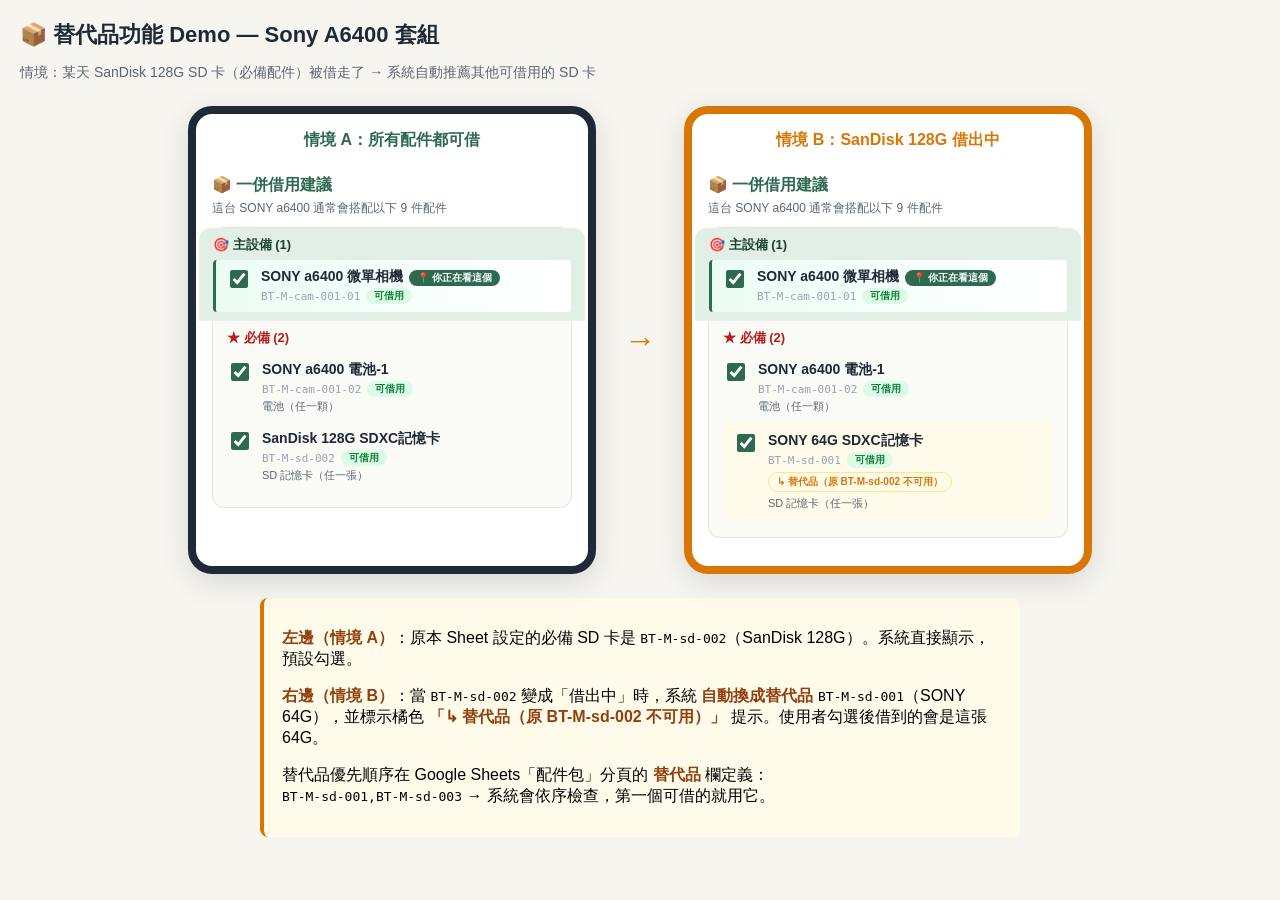
<file: demo-alt.html>
<!DOCTYPE html>
<html lang="zh-Hant">
<head>
<meta charset="UTF-8">
<meta name="viewport" content="width=device-width, initial-scale=1.0">
<title>替代品功能 Demo</title>
<style>
  body { margin: 0; font-family: -apple-system, "PingFang TC", sans-serif; background: #f7f5f0; padding: 20px; }
  h1 { font-size: 22px; color: #1f2a37; margin: 0 0 8px; }
  .subtitle { color: #5b6573; font-size: 14px; margin-bottom: 24px; }
  .demo-row { display: flex; gap: 20px; flex-wrap: wrap; justify-content: center; }
  .phone {
    width: 360px;
    background: white;
    border-radius: 24px;
    padding: 16px;
    box-shadow: 0 8px 30px rgba(0,0,0,0.12);
    border: 8px solid #1f2937;
  }
  .phone-label { font-weight: 700; text-align: center; color: #2d6a4f; margin-bottom: 12px; }
  .bundle-section { padding: 12px 0; }
  .bundle-title { font-size: 16px; font-weight: 800; color: #2d6a4f; margin-bottom: 4px; }
  .bundle-subtitle { font-size: 12px; color: #5b6573; margin-bottom: 10px; }
  .bundle-body { background: #fafaf7; border: 1px solid #e7e2d8; border-radius: 12px; padding: 8px 0; }
  .bundle-group-anchor {
    background: #e1efe7; padding: 10px 14px; margin: -8px -14px 0;
    border-bottom: 2px solid #c5dccd; border-radius: 12px 12px 0 0;
  }
  .bundle-group { padding: 8px 14px; border-bottom: 1px solid #f1ede4; }
  .bundle-group:last-child { border-bottom: none; }
  .bundle-group-title { font-size: 13px; font-weight: 700; margin-bottom: 6px; }
  .bundle-item {
    display: flex; gap: 10px; padding: 8px 0; align-items: flex-start;
    border-radius: 4px;
  }
  .bundle-item.is-current {
    background: linear-gradient(90deg, #ecfdf5 0%, #fff 100%);
    border-left: 3px solid #2d6a4f; padding-left: 10px;
  }
  .bundle-item input[type=checkbox] { width: 18px; height: 18px; flex-shrink: 0; accent-color: #2d6a4f; margin-top: 2px; }
  .bundle-item input:disabled { opacity: 0.4; }
  .bundle-item-name { font-size: 14px; font-weight: 600; color: #1f2937; }
  .bundle-item.is-anchor .bundle-item-name { font-weight: 800; }
  .bundle-current-tag {
    display: inline-block; margin-left: 6px;
    padding: 1px 8px; background: #2d6a4f; color: #fff;
    font-size: 10px; font-weight: 700; border-radius: 999px;
  }
  .bundle-item-meta { display: flex; flex-wrap: wrap; gap: 6px; margin-top: 2px; font-size: 11px; align-items: center; }
  .mono { font-family: "SF Mono", Consolas, monospace; color: #9aa3b2; }
  .bundle-status { padding: 1px 8px; border-radius: 999px; font-size: 10px; font-weight: 700; }
  .available { background: #dcfce7; color: #15803d; }
  .borrowed { background: #fef3c7; color: #b45309; }
  .bundle-alt-tag {
    font-size: 10px; color: #d97706; background: #fffbeb;
    padding: 2px 8px; border-radius: 999px; border: 1px solid #fde68a;
    font-weight: 600; display: inline-block; margin-top: 4px;
  }
  .bundle-item-notes { font-size: 11px; color: #5b6573; margin-top: 2px; }
  .arrow {
    text-align: center; font-size: 32px; align-self: center;
    color: #d97706; padding: 0 8px;
  }
  .explanation {
    background: #fffbeb; border-left: 4px solid #d97706;
    padding: 14px 18px; border-radius: 8px;
    max-width: 720px; margin: 24px auto;
  }
  .explanation strong { color: #92400e; }
  @media (max-width: 850px) {
    .demo-row { flex-direction: column; align-items: center; }
    .arrow { transform: rotate(90deg); }
  }
</style>
</head>
<body>

<h1>📦 替代品功能 Demo — Sony A6400 套組</h1>
<p class="subtitle">情境：某天 SanDisk 128G SD 卡（必備配件）被借走了 → 系統自動推薦其他可借用的 SD 卡</p>

<div class="demo-row">

  <!-- BEFORE -->
  <div class="phone">
    <div class="phone-label">情境 A：所有配件都可借</div>
    <div class="bundle-section">
      <div class="bundle-title">📦 一併借用建議</div>
      <div class="bundle-subtitle">這台 SONY a6400 通常會搭配以下 9 件配件</div>
      <div class="bundle-body">

        <div class="bundle-group bundle-group-anchor">
          <div class="bundle-group-title" style="color:#1b4332">🎯 主設備 (1)</div>
          <label class="bundle-item is-current is-anchor">
            <input type="checkbox" checked>
            <div>
              <div class="bundle-item-name">SONY a6400 微單相機<span class="bundle-current-tag">📍 你正在看這個</span></div>
              <div class="bundle-item-meta"><span class="mono">BT-M-cam-001-01</span><span class="bundle-status available">可借用</span></div>
            </div>
          </label>
        </div>

        <div class="bundle-group">
          <div class="bundle-group-title" style="color:#b91c1c">★ 必備 (2)</div>
          <label class="bundle-item">
            <input type="checkbox" checked>
            <div>
              <div class="bundle-item-name">SONY a6400 電池-1</div>
              <div class="bundle-item-meta"><span class="mono">BT-M-cam-001-02</span><span class="bundle-status available">可借用</span></div>
              <div class="bundle-item-notes">電池（任一顆）</div>
            </div>
          </label>
          <label class="bundle-item">
            <input type="checkbox" checked>
            <div>
              <div class="bundle-item-name">SanDisk 128G SDXC記憶卡</div>
              <div class="bundle-item-meta"><span class="mono">BT-M-sd-002</span><span class="bundle-status available">可借用</span></div>
              <div class="bundle-item-notes">SD 記憶卡（任一張）</div>
            </div>
          </label>
        </div>

      </div>
    </div>
  </div>

  <div class="arrow">→</div>

  <!-- AFTER (alt triggered) -->
  <div class="phone" style="border-color:#d97706;">
    <div class="phone-label" style="color:#d97706;">情境 B：SanDisk 128G 借出中</div>
    <div class="bundle-section">
      <div class="bundle-title">📦 一併借用建議</div>
      <div class="bundle-subtitle">這台 SONY a6400 通常會搭配以下 9 件配件</div>
      <div class="bundle-body">

        <div class="bundle-group bundle-group-anchor">
          <div class="bundle-group-title" style="color:#1b4332">🎯 主設備 (1)</div>
          <label class="bundle-item is-current is-anchor">
            <input type="checkbox" checked>
            <div>
              <div class="bundle-item-name">SONY a6400 微單相機<span class="bundle-current-tag">📍 你正在看這個</span></div>
              <div class="bundle-item-meta"><span class="mono">BT-M-cam-001-01</span><span class="bundle-status available">可借用</span></div>
            </div>
          </label>
        </div>

        <div class="bundle-group">
          <div class="bundle-group-title" style="color:#b91c1c">★ 必備 (2)</div>
          <label class="bundle-item">
            <input type="checkbox" checked>
            <div>
              <div class="bundle-item-name">SONY a6400 電池-1</div>
              <div class="bundle-item-meta"><span class="mono">BT-M-cam-001-02</span><span class="bundle-status available">可借用</span></div>
              <div class="bundle-item-notes">電池（任一顆）</div>
            </div>
          </label>

          <label class="bundle-item" style="background:#fffbeb; border-radius:6px; padding:10px;">
            <input type="checkbox" checked>
            <div>
              <div class="bundle-item-name">SONY 64G SDXC記憶卡</div>
              <div class="bundle-item-meta"><span class="mono">BT-M-sd-001</span><span class="bundle-status available">可借用</span></div>
              <span class="bundle-alt-tag">↳ 替代品（原 BT-M-sd-002 不可用）</span>
              <div class="bundle-item-notes" style="margin-top:4px;">SD 記憶卡（任一張）</div>
            </div>
          </label>
        </div>

      </div>
    </div>
  </div>

</div>

<div class="explanation">
  <p><strong>左邊（情境 A）</strong>：原本 Sheet 設定的必備 SD 卡是 <code>BT-M-sd-002</code>（SanDisk 128G）。系統直接顯示，預設勾選。</p>
  <p><strong>右邊（情境 B）</strong>：當 <code>BT-M-sd-002</code> 變成「借出中」時，系統 <strong>自動換成替代品</strong> <code>BT-M-sd-001</code>（SONY 64G），並標示橘色 <strong>「↳ 替代品（原 BT-M-sd-002 不可用）」</strong> 提示。使用者勾選後借到的會是這張 64G。</p>
  <p>替代品優先順序在 Google Sheets「配件包」分頁的 <strong>替代品</strong> 欄定義：<br>
  <code>BT-M-sd-001,BT-M-sd-003</code> → 系統會依序檢查，第一個可借的就用它。</p>
</div>

</body>
</html>
</file>
